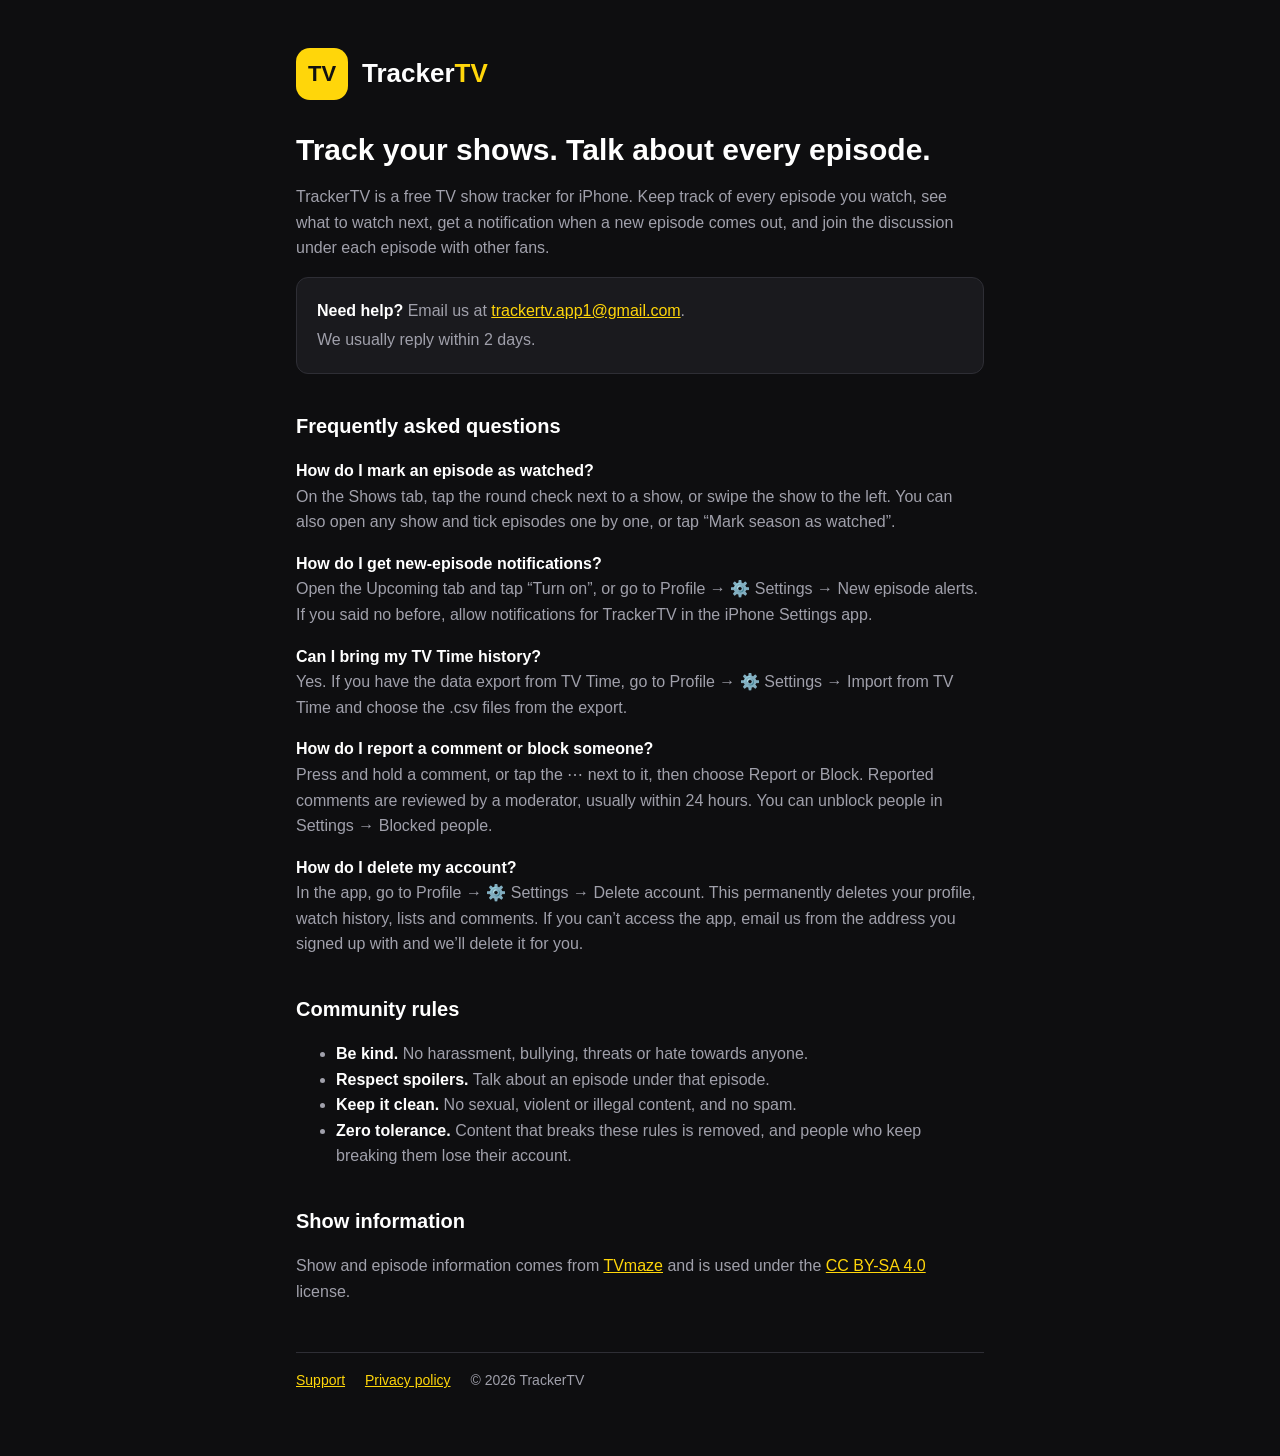
<file: index.html>
<!doctype html>
<html lang="en">
  <head>
    <meta charset="utf-8" />
    <meta name="viewport" content="width=device-width, initial-scale=1" />
    <title>TrackerTV — Support</title>
    <meta name="description" content="TrackerTV is a free TV show tracker for iPhone. Track every episode, see what to watch next, and talk about each episode with other fans." />
    <link rel="stylesheet" href="style.css" />
  </head>
  <body>
    <main>
      <header>
        <a class="logo" href="./">TV</a>
        <div class="name">Tracker<span>TV</span></div>
      </header>

      <h1>Track your shows. Talk about every episode.</h1>
      <p>
        TrackerTV is a free TV show tracker for iPhone. Keep track of every episode you watch, see what to watch next,
        get a notification when a new episode comes out, and join the discussion under each episode with other fans.
      </p>

      <div class="card">
        <p><strong>Need help?</strong> Email us at <a href="mailto:trackertv.app1@gmail.com">trackertv.app1@gmail.com</a>.</p>
        <p>We usually reply within 2 days.</p>
      </div>

      <h2>Frequently asked questions</h2>

      <p><strong>How do I mark an episode as watched?</strong><br />
        On the Shows tab, tap the round check next to a show, or swipe the show to the left. You can also open any show
        and tick episodes one by one, or tap “Mark season as watched”.</p>

      <p><strong>How do I get new-episode notifications?</strong><br />
        Open the Upcoming tab and tap “Turn on”, or go to Profile → ⚙️ Settings → New episode alerts. If you said no
        before, allow notifications for TrackerTV in the iPhone Settings app.</p>

      <p><strong>Can I bring my TV Time history?</strong><br />
        Yes. If you have the data export from TV Time, go to Profile → ⚙️ Settings → Import from TV Time and choose the
        .csv files from the export.</p>

      <p><strong>How do I report a comment or block someone?</strong><br />
        Press and hold a comment, or tap the ⋯ next to it, then choose Report or Block. Reported comments are reviewed
        by a moderator, usually within 24 hours. You can unblock people in Settings → Blocked people.</p>

      <p><strong>How do I delete my account?</strong><br />
        In the app, go to Profile → ⚙️ Settings → Delete account. This permanently deletes your profile, watch
        history, lists and comments. If you can’t access the app, email us from the address you signed up with and
        we’ll delete it for you.</p>

      <h2>Community rules</h2>
      <ul>
        <li><strong>Be kind.</strong> No harassment, bullying, threats or hate towards anyone.</li>
        <li><strong>Respect spoilers.</strong> Talk about an episode under that episode.</li>
        <li><strong>Keep it clean.</strong> No sexual, violent or illegal content, and no spam.</li>
        <li><strong>Zero tolerance.</strong> Content that breaks these rules is removed, and people who keep breaking them lose their account.</li>
      </ul>

      <h2>Show information</h2>
      <p>
        Show and episode information comes from <a href="https://www.tvmaze.com">TVmaze</a> and is used under the
        <a href="https://creativecommons.org/licenses/by-sa/4.0/">CC BY-SA 4.0</a> license.
      </p>

      <footer>
        <a href="./">Support</a>
        <a href="privacy.html">Privacy policy</a>
        <span>© 2026 TrackerTV</span>
      </footer>
    </main>
  </body>
</html>
</file>
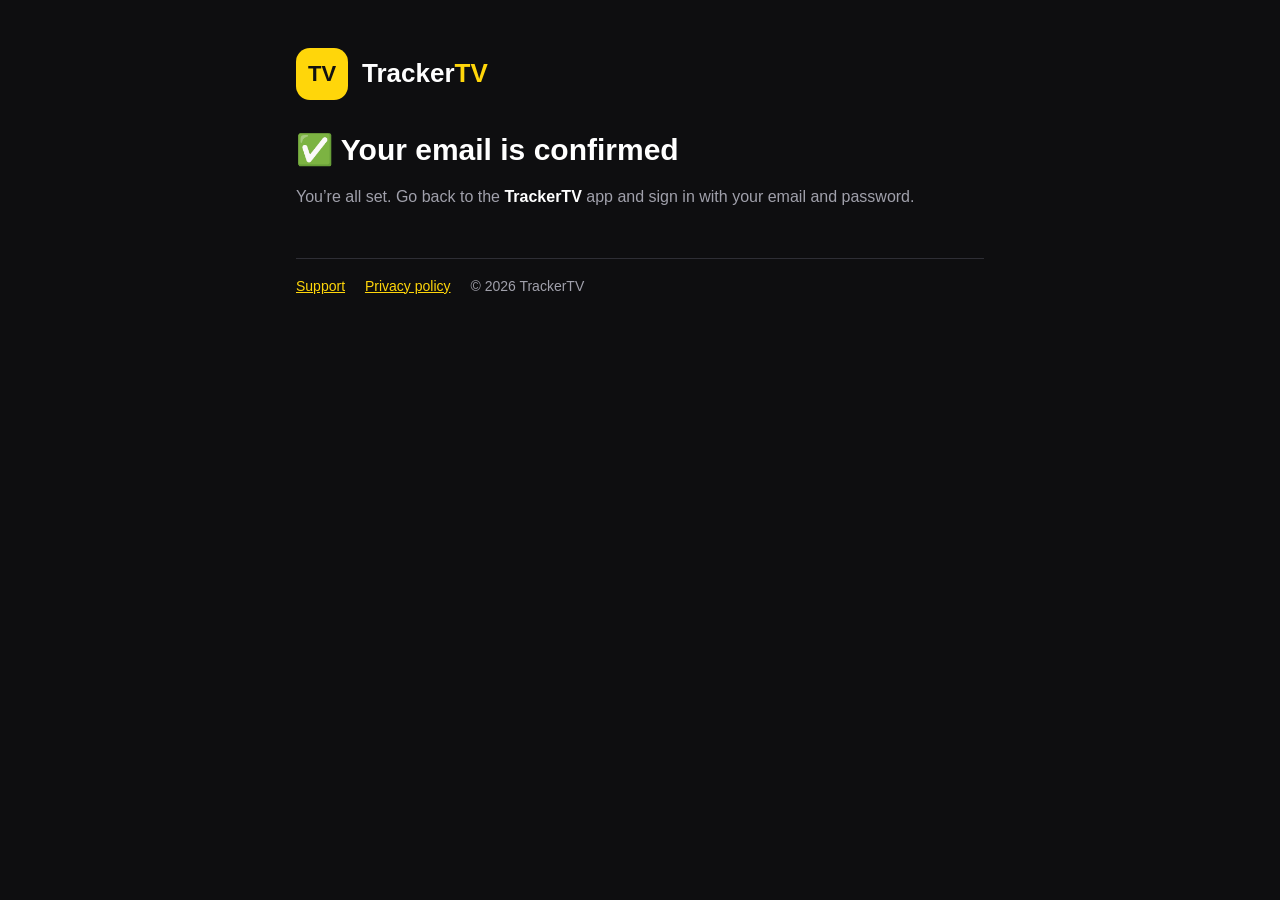
<file: confirmed.html>
<!doctype html>
<html lang="en">
  <head>
    <meta charset="utf-8" />
    <meta name="viewport" content="width=device-width, initial-scale=1" />
    <title>TrackerTV — Email confirmed</title>
    <meta name="robots" content="noindex" />
    <link rel="stylesheet" href="style.css" />
  </head>
  <body>
    <main>
      <header>
        <a class="logo" href="./">TV</a>
        <div class="name">Tracker<span>TV</span></div>
      </header>

      <div id="ok">
        <h1>✅ Your email is confirmed</h1>
        <p>You’re all set. Go back to the <strong>TrackerTV</strong> app and sign in with your email and password.</p>
      </div>

      <div id="failed" hidden>
        <h1>This link didn’t work</h1>
        <p id="reason">The link may have expired or already been used.</p>
        <p>
          Try signing in to the TrackerTV app anyway — if your email was already confirmed, it will work. Otherwise,
          sign up again to get a new link, or email
          <a href="mailto:trackertv.app1@gmail.com">trackertv.app1@gmail.com</a> and we’ll help.
        </p>
      </div>

      <footer>
        <a href="./">Support</a>
        <a href="privacy.html">Privacy policy</a>
        <span>© 2026 TrackerTV</span>
      </footer>
    </main>
    <script>
      // Supabase adds "#error=...&error_description=..." when a link is expired or invalid.
      var params = new URLSearchParams(window.location.hash.slice(1) || window.location.search.slice(1));
      if (params.get('error') || params.get('error_code')) {
        document.getElementById('ok').hidden = true;
        document.getElementById('failed').hidden = false;
        var description = params.get('error_description');
        if (description) document.getElementById('reason').textContent = description.replace(/\+/g, ' ') + '.';
      }
      // Don't leave the one-time login tokens sitting in the address bar.
      if (window.location.hash) history.replaceState(null, '', window.location.pathname);
    </script>
  </body>
</html>
</file>
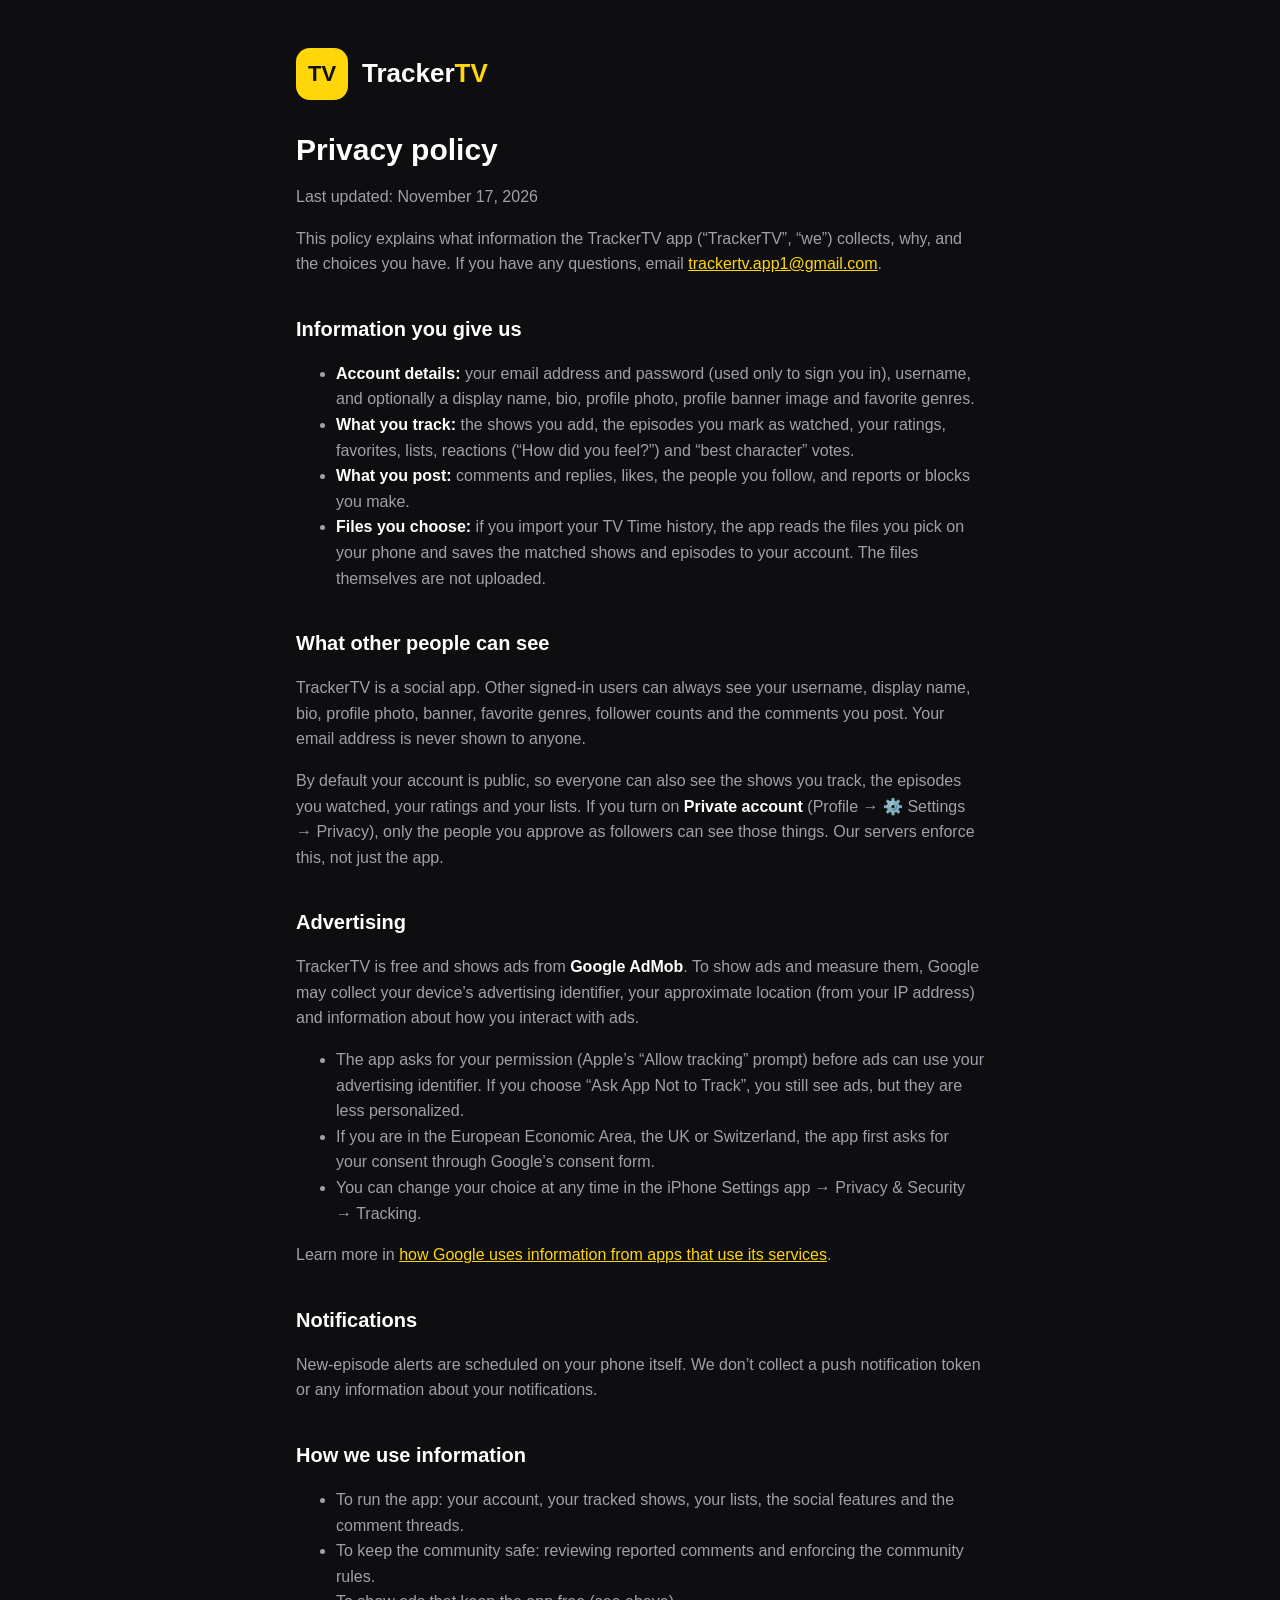
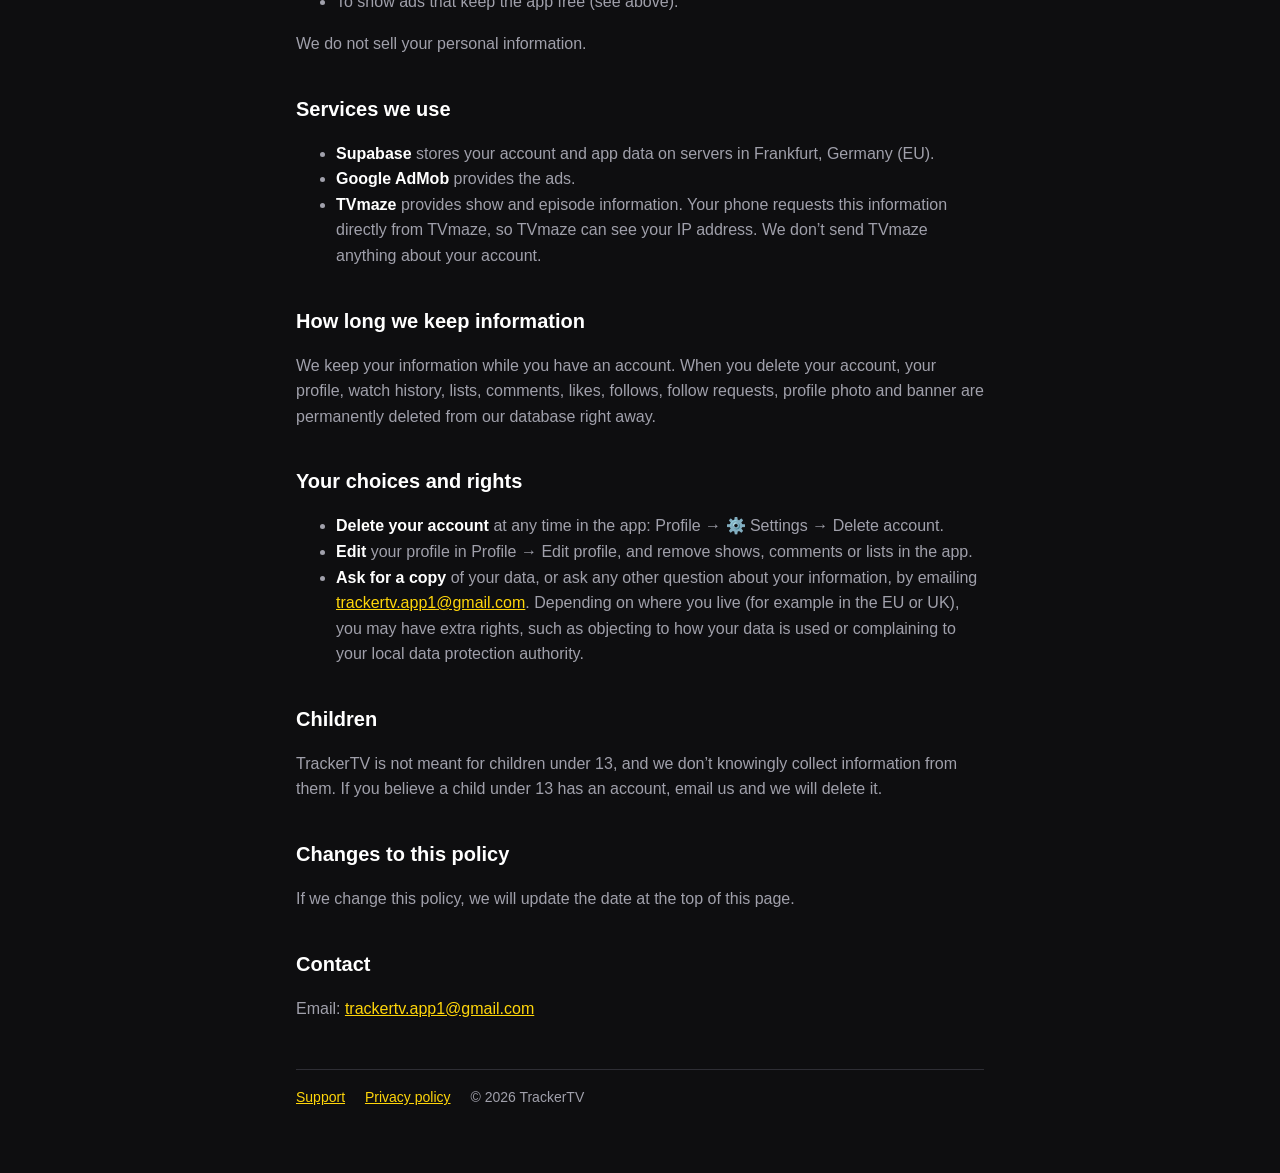
<file: privacy.html>
<!doctype html>
<html lang="en">
  <head>
    <meta charset="utf-8" />
    <meta name="viewport" content="width=device-width, initial-scale=1" />
    <title>TrackerTV — Privacy policy</title>
    <link rel="stylesheet" href="style.css" />
  </head>
  <body>
    <main>
      <header>
        <a class="logo" href="./">TV</a>
        <div class="name">Tracker<span>TV</span></div>
      </header>

      <h1>Privacy policy</h1>
      <p>Last updated: November 17, 2026</p>
      <p>
        This policy explains what information the TrackerTV app (“TrackerTV”, “we”) collects, why, and the choices you
        have. If you have any questions, email <a href="mailto:trackertv.app1@gmail.com">trackertv.app1@gmail.com</a>.
      </p>

      <h2>Information you give us</h2>
      <ul>
        <li><strong>Account details:</strong> your email address and password (used only to sign you in), username, and optionally a display name, bio, profile photo, profile banner image and favorite genres.</li>
        <li><strong>What you track:</strong> the shows you add, the episodes you mark as watched, your ratings, favorites, lists, reactions (“How did you feel?”) and “best character” votes.</li>
        <li><strong>What you post:</strong> comments and replies, likes, the people you follow, and reports or blocks you make.</li>
        <li><strong>Files you choose:</strong> if you import your TV Time history, the app reads the files you pick on your phone and saves the matched shows and episodes to your account. The files themselves are not uploaded.</li>
      </ul>

      <h2>What other people can see</h2>
      <p>
        TrackerTV is a social app. Other signed-in users can always see your username, display name, bio, profile
        photo, banner, favorite genres, follower counts and the comments you post. Your email address is never shown
        to anyone.
      </p>
      <p>
        By default your account is public, so everyone can also see the shows you track, the episodes you watched,
        your ratings and your lists. If you turn on <strong>Private account</strong> (Profile → ⚙️ Settings → Privacy),
        only the people you approve as followers can see those things. Our servers enforce this, not just the app.
      </p>

      <h2>Advertising</h2>
      <p>
        TrackerTV is free and shows ads from <strong>Google AdMob</strong>. To show ads and measure them, Google may
        collect your device’s advertising identifier, your approximate location (from your IP address) and
        information about how you interact with ads.
      </p>
      <ul>
        <li>The app asks for your permission (Apple’s “Allow tracking” prompt) before ads can use your advertising identifier. If you choose “Ask App Not to Track”, you still see ads, but they are less personalized.</li>
        <li>If you are in the European Economic Area, the UK or Switzerland, the app first asks for your consent through Google’s consent form.</li>
        <li>You can change your choice at any time in the iPhone Settings app → Privacy &amp; Security → Tracking.</li>
      </ul>
      <p>Learn more in <a href="https://policies.google.com/technologies/ads">how Google uses information from apps that use its services</a>.</p>

      <h2>Notifications</h2>
      <p>
        New-episode alerts are scheduled on your phone itself. We don’t collect a push notification token or any
        information about your notifications.
      </p>

      <h2>How we use information</h2>
      <ul>
        <li>To run the app: your account, your tracked shows, your lists, the social features and the comment threads.</li>
        <li>To keep the community safe: reviewing reported comments and enforcing the community rules.</li>
        <li>To show ads that keep the app free (see above).</li>
      </ul>
      <p>We do not sell your personal information.</p>

      <h2>Services we use</h2>
      <ul>
        <li><strong>Supabase</strong> stores your account and app data on servers in Frankfurt, Germany (EU).</li>
        <li><strong>Google AdMob</strong> provides the ads.</li>
        <li><strong>TVmaze</strong> provides show and episode information. Your phone requests this information directly from TVmaze, so TVmaze can see your IP address. We don’t send TVmaze anything about your account.</li>
      </ul>

      <h2>How long we keep information</h2>
      <p>
        We keep your information while you have an account. When you delete your account, your profile, watch history,
        lists, comments, likes, follows, follow requests, profile photo and banner are permanently deleted from our database right away.
      </p>

      <h2>Your choices and rights</h2>
      <ul>
        <li><strong>Delete your account</strong> at any time in the app: Profile → ⚙️ Settings → Delete account.</li>
        <li><strong>Edit</strong> your profile in Profile → Edit profile, and remove shows, comments or lists in the app.</li>
        <li><strong>Ask for a copy</strong> of your data, or ask any other question about your information, by emailing <a href="mailto:trackertv.app1@gmail.com">trackertv.app1@gmail.com</a>. Depending on where you live (for example in the EU or UK), you may have extra rights, such as objecting to how your data is used or complaining to your local data protection authority.</li>
      </ul>

      <h2>Children</h2>
      <p>
        TrackerTV is not meant for children under 13, and we don’t knowingly collect information from them. If you
        believe a child under 13 has an account, email us and we will delete it.
      </p>

      <h2>Changes to this policy</h2>
      <p>If we change this policy, we will update the date at the top of this page.</p>

      <h2>Contact</h2>
      <p>Email: <a href="mailto:trackertv.app1@gmail.com">trackertv.app1@gmail.com</a></p>

      <footer>
        <a href="./">Support</a>
        <a href="privacy.html">Privacy policy</a>
        <span>© 2026 TrackerTV</span>
      </footer>
    </main>
  </body>
</html>
</file>
<file: style.css>
:root {
  --bg: #0e0e10;
  --surface: #1a1a1e;
  --border: #2e2e35;
  --text: #ffffff;
  --dim: #a0a0ab;
  --accent: #ffd60a;
}

* {
  box-sizing: border-box;
}

body {
  margin: 0;
  background: var(--bg);
  color: var(--text);
  font: 16px/1.6 -apple-system, BlinkMacSystemFont, 'Segoe UI', Roboto, Helvetica, Arial, sans-serif;
}

main {
  max-width: 720px;
  margin: 0 auto;
  padding: 48px 16px 64px;
}

header {
  display: flex;
  align-items: center;
  gap: 14px;
  margin-bottom: 32px;
}

.logo {
  width: 52px;
  height: 52px;
  border-radius: 14px;
  background: var(--accent);
  color: #111;
  font-weight: 900;
  font-size: 22px;
  display: flex;
  align-items: center;
  justify-content: center;
  text-decoration: none;
}

header .name {
  font-size: 26px;
  font-weight: 900;
}

header .name span {
  color: var(--accent);
}

h1 {
  font-size: 30px;
  line-height: 1.2;
  margin: 0 0 8px;
}

h2 {
  font-size: 20px;
  margin: 36px 0 8px;
}

p,
li {
  color: var(--dim);
}

strong {
  color: var(--text);
}

a {
  color: var(--accent);
}

.card {
  background: var(--surface);
  border: 1px solid var(--border);
  border-radius: 12px;
  padding: 16px 20px;
  margin: 16px 0;
}

.card p {
  margin: 4px 0;
}

footer {
  margin-top: 48px;
  padding-top: 16px;
  border-top: 1px solid var(--border);
  font-size: 14px;
  color: var(--dim);
}

footer a {
  margin-right: 16px;
}
</file>
